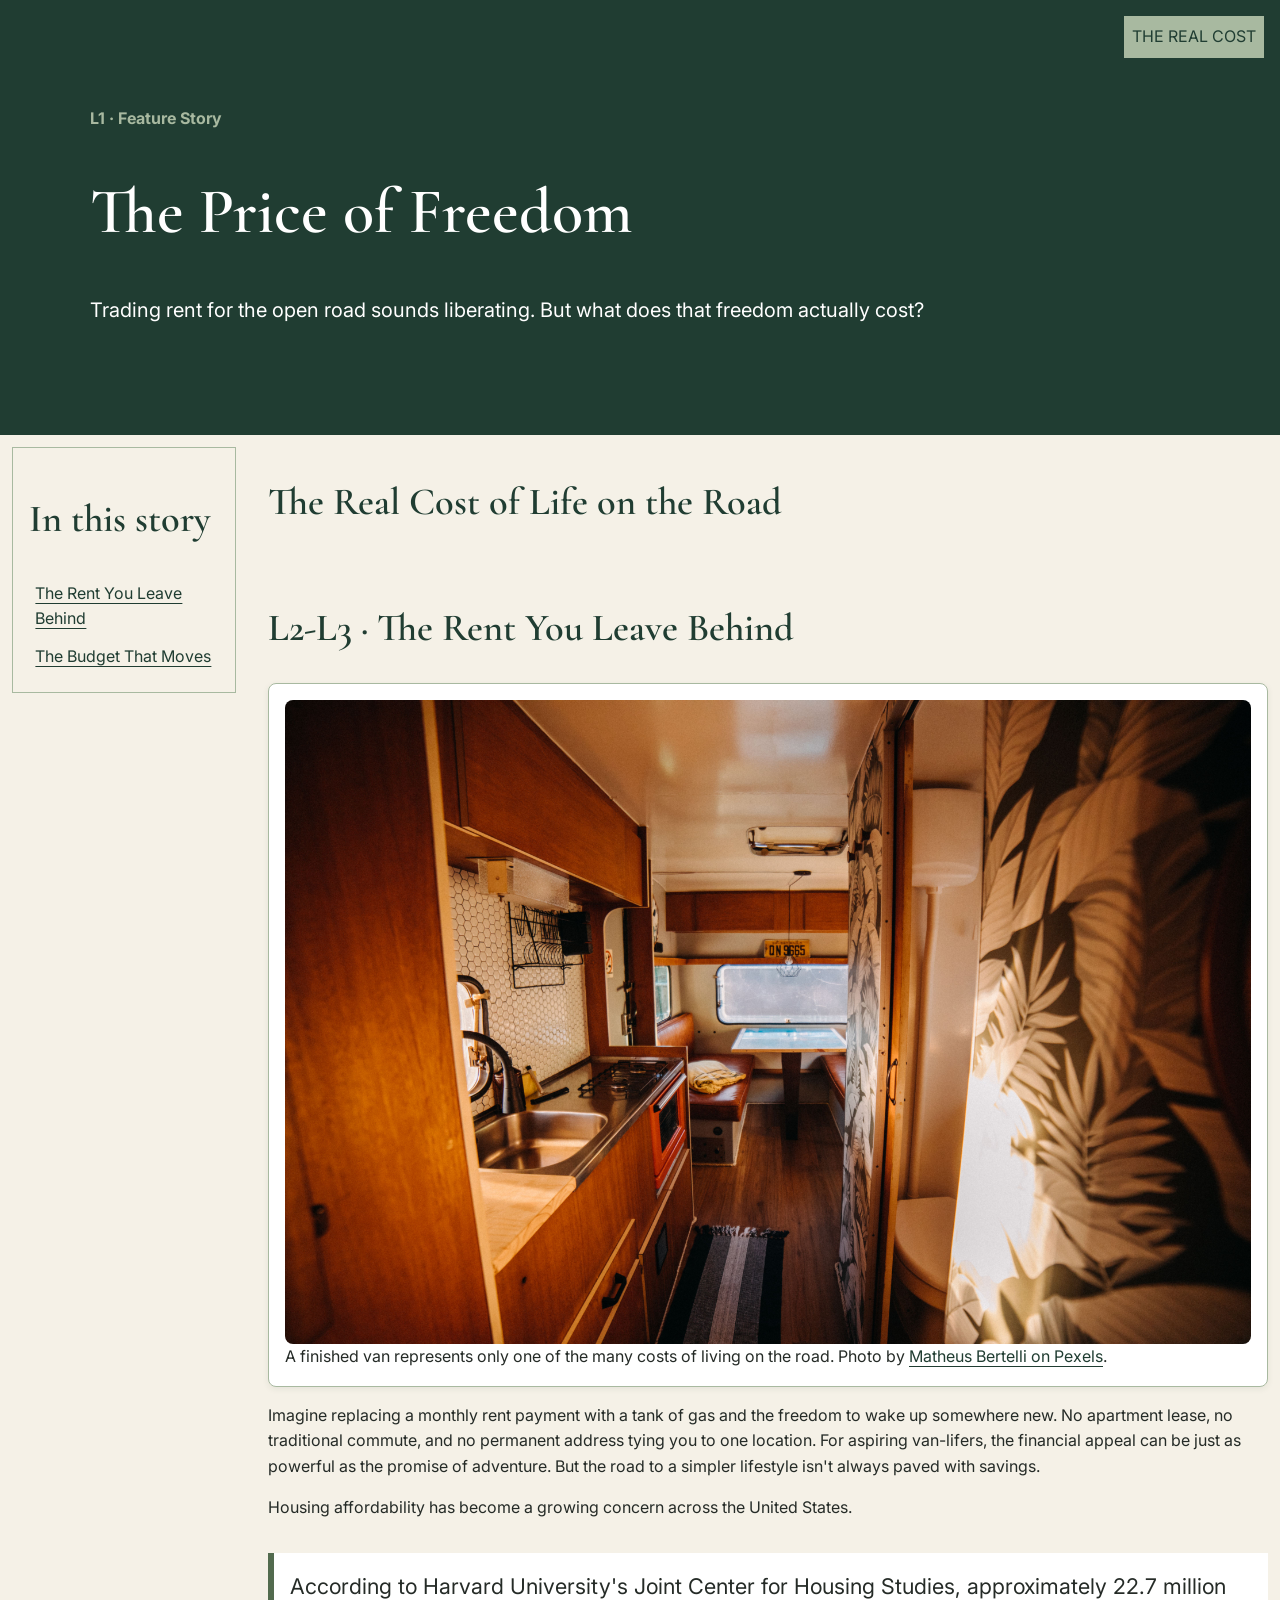
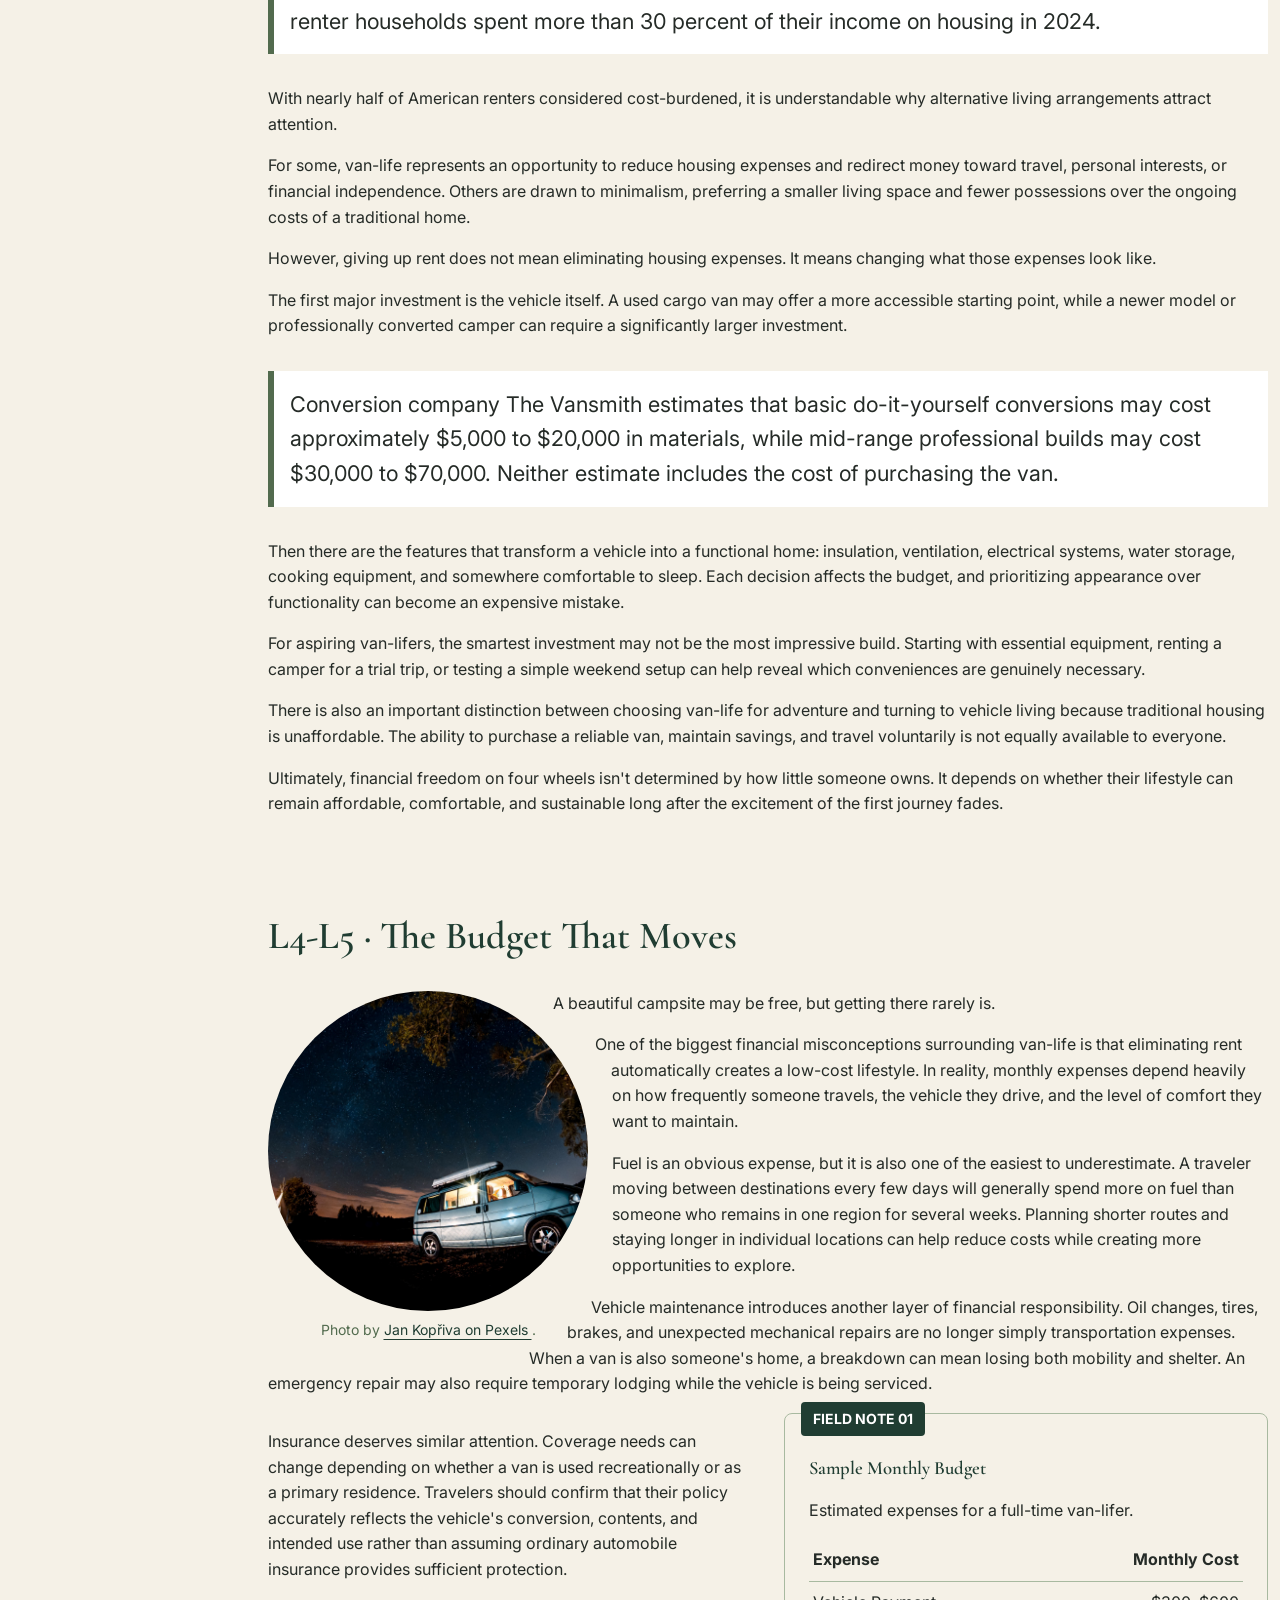
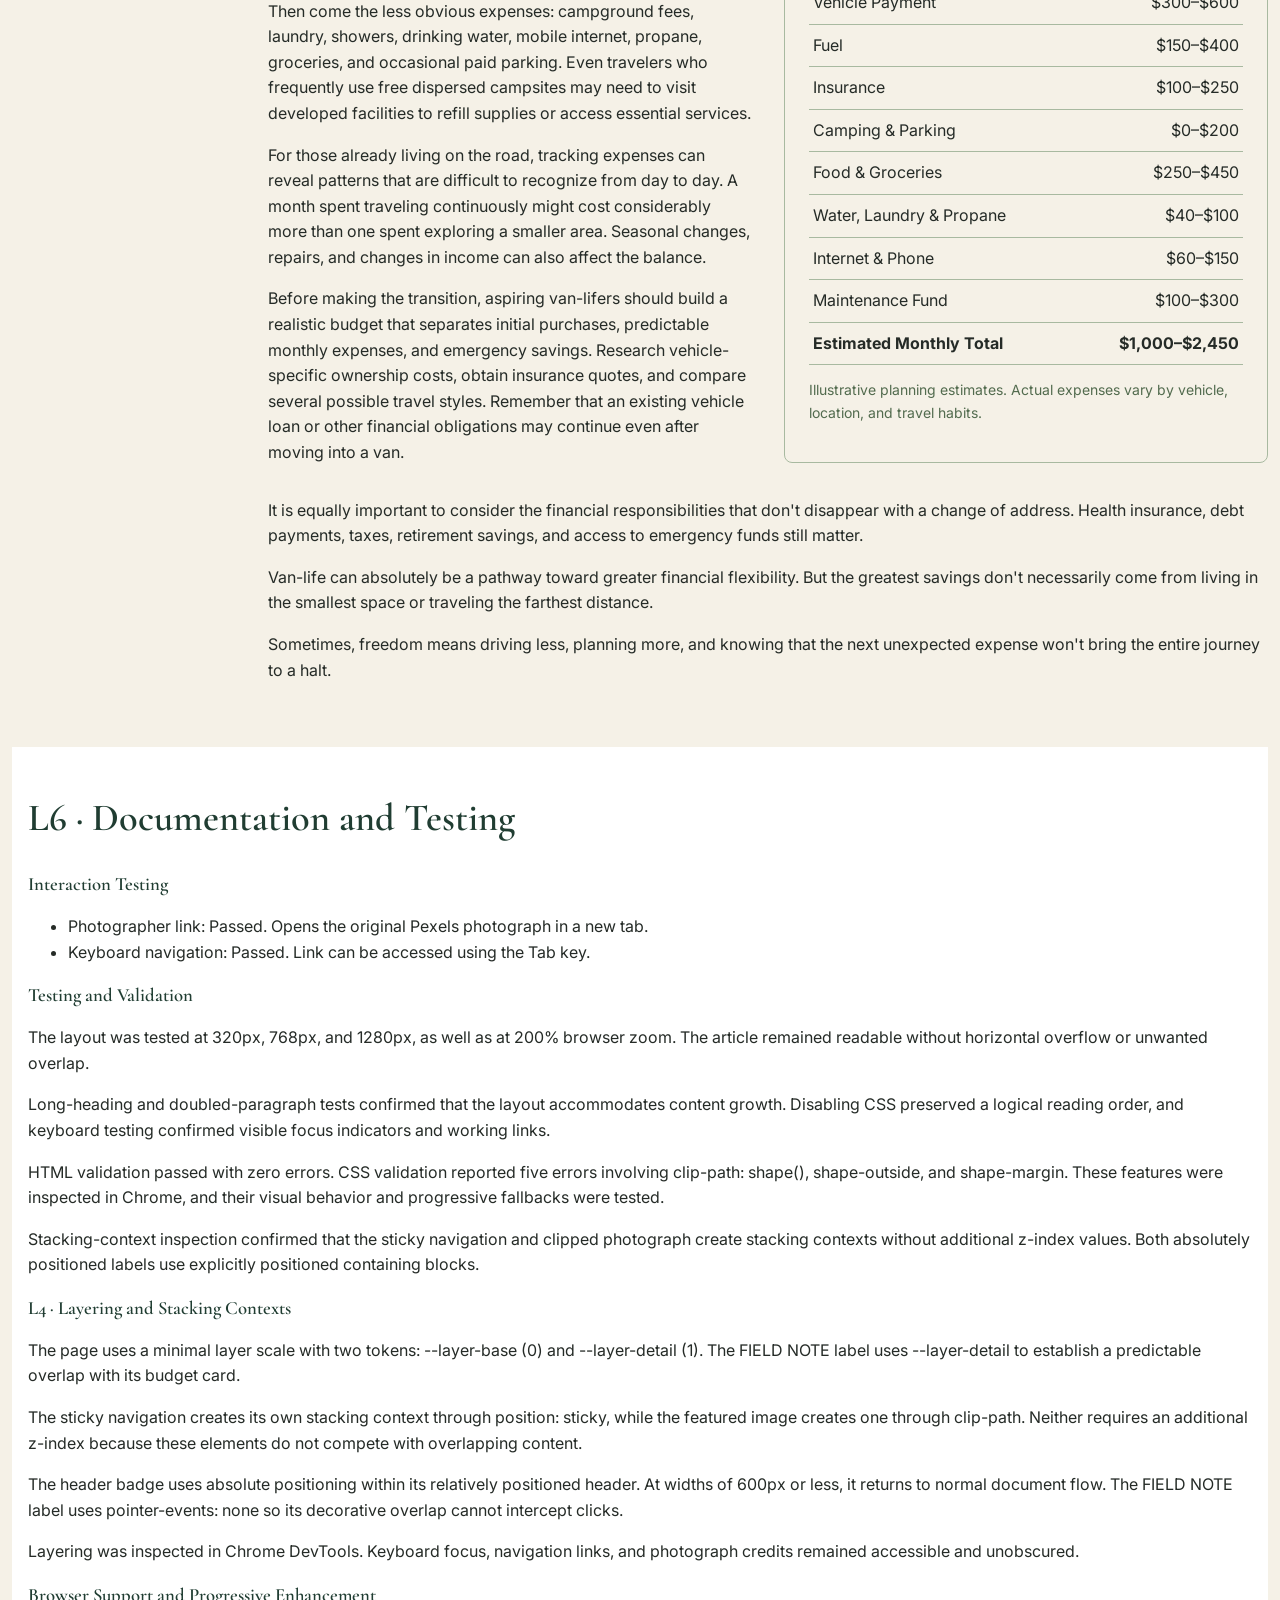
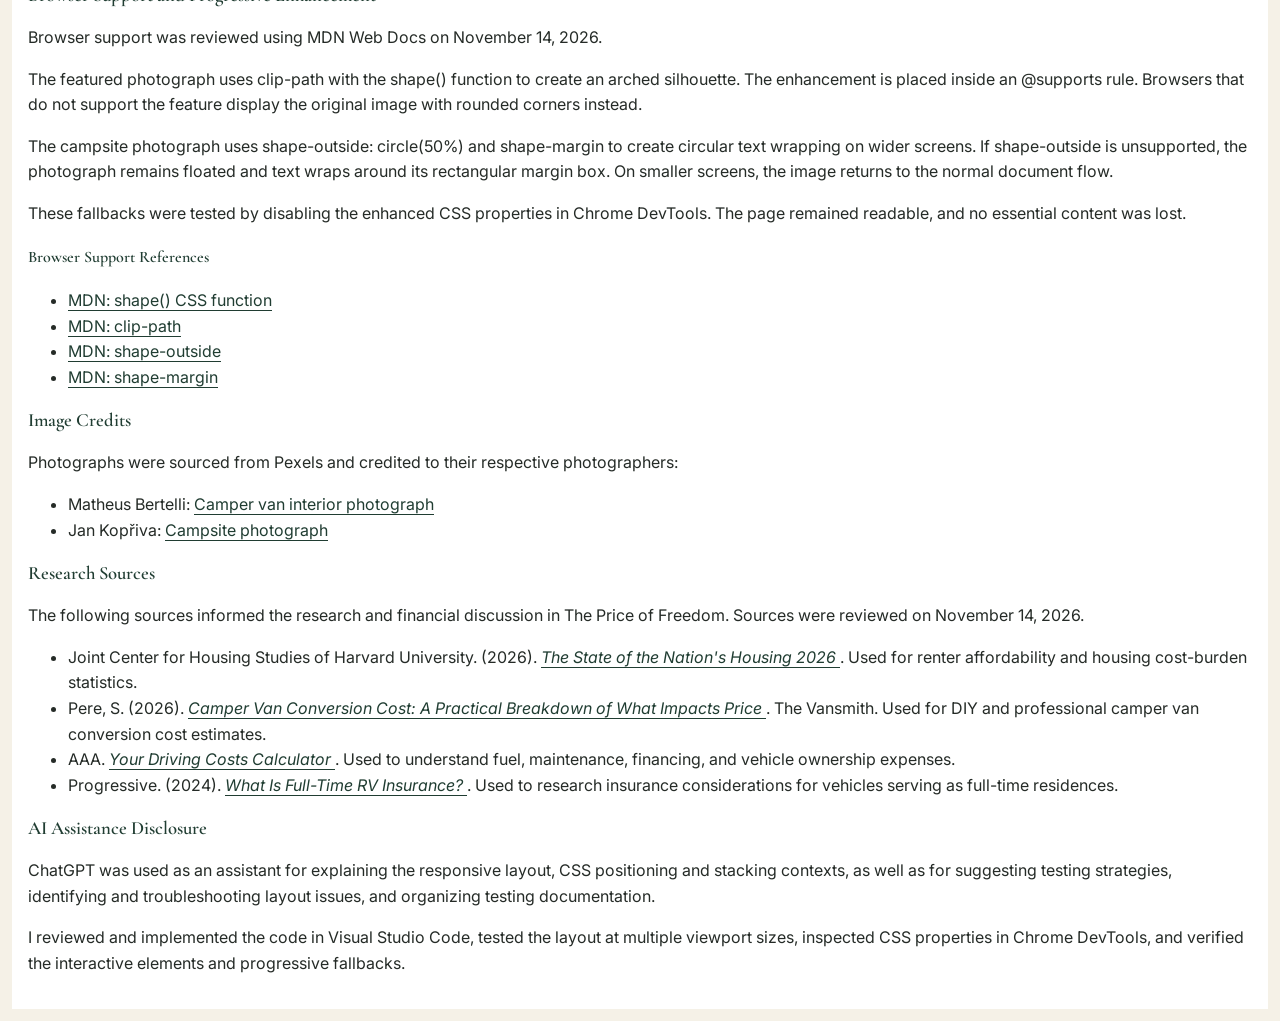
<file: index.html>
<!DOCTYPE html>
<html lang="en">

<head>
  <meta charset="utf-8">
  <meta name="viewport" content="width=device-width,initial-scale=1">
  <title>The Price of Freedom</title>

  <link rel="preconnect" href="https://fonts.googleapis.com">
  <link rel="preconnect" href="https://fonts.gstatic.com" crossorigin>
  <link
    href="https://fonts.googleapis.com/css2?family=Cormorant+Garamond:wght@400;600;700&family=Inter:wght@400;500;600;700&display=swap"
    rel="stylesheet">

  <link rel="stylesheet" href="styles.css">
</head>

<body>
  <header class="feature-header">
    <p class="eyebrow">L1 · Feature Story</p>
    <h1>The Price of Freedom</h1>
    <p class="lede">
      Trading rent for the open road sounds liberating. But what does that
      freedom actually cost?
    </p>
    <span class="issue-badge">THE REAL COST</span>
  </header>
  <main>
    <div class="story-layout">
      <aside class="story-guide">
        <h2>In this story</h2>
        <a href="#section-one">The Rent You Leave Behind</a>
        <a href="#section-two">The Budget That Moves</a>
      </aside>
      <article>
        <h2>The Real Cost of Life on the Road</h2>
        <section id="section-one">
          <h2>L2-L3 · The Rent You Leave Behind</h2>
          <figure class="feature-figure">
            <img src="images/van-interior.jpg" alt="The inside of a finished camper van" width="1000" height="700">
            <figcaption>
              A finished van represents only one of the many costs of living on
              the road. Photo by
              <a href="https://www.pexels.com/photo/furniture-in-rv-7163683/" target="_blank"
                rel="noopener noreferrer">Matheus Bertelli on Pexels</a>.
            </figcaption>
          </figure>
          <p>
            Imagine replacing a monthly rent payment with a tank of gas and the
            freedom to wake up somewhere new. No apartment lease, no traditional
            commute, and no permanent address tying you to one location. For
            aspiring van-lifers, the financial appeal can be just as powerful as
            the promise of adventure. But the road to a simpler lifestyle isn't
            always paved with savings.
          </p>
          <p>
            Housing affordability has become a growing concern across the United
            States.
          </p>
          <blockquote class="pull-quote">
            According to Harvard University's Joint Center for Housing Studies,
            approximately 22.7 million renter households spent more than 30
            percent of their income on housing in 2024.
          </blockquote>
          <p>
            With nearly half of American renters considered cost-burdened, it is
            understandable why alternative living arrangements attract
            attention.
          </p>
          <p>
            For some, van-life represents an opportunity to reduce housing
            expenses and redirect money toward travel, personal interests, or
            financial independence. Others are drawn to minimalism, preferring a
            smaller living space and fewer possessions over the ongoing costs of
            a traditional home.
          </p>
          <p>
            However, giving up rent does not mean eliminating housing expenses.
            It means changing what those expenses look like.
          </p>
          <p>
            The first major investment is the vehicle itself. A used cargo van
            may offer a more accessible starting point, while a newer model or
            professionally converted camper can require a significantly larger
            investment.
          </p>
          <blockquote class="pull-quote">
            Conversion company The Vansmith estimates that basic do-it-yourself
            conversions may cost approximately $5,000 to $20,000 in materials,
            while mid-range professional builds may cost $30,000 to $70,000.
            Neither estimate includes the cost of purchasing the van.
          </blockquote>
          <p>
            Then there are the features that transform a vehicle into a
            functional home: insulation, ventilation, electrical systems, water
            storage, cooking equipment, and somewhere comfortable to sleep. Each
            decision affects the budget, and prioritizing appearance over
            functionality can become an expensive mistake.
          </p>
          <p>
            For aspiring van-lifers, the smartest investment may not be the most
            impressive build. Starting with essential equipment, renting a
            camper for a trial trip, or testing a simple weekend setup can help
            reveal which conveniences are genuinely necessary.
          </p>
          <p>
            There is also an important distinction between choosing van-life for
            adventure and turning to vehicle living because traditional housing
            is unaffordable. The ability to purchase a reliable van, maintain
            savings, and travel voluntarily is not equally available to
            everyone.
          </p>
          <p>
            Ultimately, financial freedom on four wheels isn't determined by how
            little someone owns. It depends on whether their lifestyle can
            remain affordable, comfortable, and sustainable long after the
            excitement of the first journey fades.
          </p>
        </section>
        <section id="section-two">
          <h2>L4-L5 · The Budget That Moves</h2>
          <figure class="campsite-figure">
            <img class="shape-portrait" src="images/van-campsite.jpg" alt="A van parked at night beneath a starry sky"
              width="600" height="600">

            <figcaption>
              Photo by
              <a href="https://www.pexels.com/photo/a-van-parked-in-a-camp-site-at-night-5758519/" target="_blank"
                rel="noopener noreferrer">Jan Kopřiva on Pexels </a>.
            </figcaption>
          </figure>
          <p>A beautiful campsite may be free, but getting there rarely is.</p>
          <p>
            One of the biggest financial misconceptions surrounding van-life is
            that eliminating rent automatically creates a low-cost lifestyle. In
            reality, monthly expenses depend heavily on how frequently someone
            travels, the vehicle they drive, and the level of comfort they want
            to maintain.
          </p>
          <p>
            Fuel is an obvious expense, but it is also one of the easiest to
            underestimate. A traveler moving between destinations every few days
            will generally spend more on fuel than someone who remains in one
            region for several weeks. Planning shorter routes and staying longer
            in individual locations can help reduce costs while creating more
            opportunities to explore.
          </p>
          <p>
            Vehicle maintenance introduces another layer of financial
            responsibility. Oil changes, tires, brakes, and unexpected
            mechanical repairs are no longer simply transportation expenses.
            When a van is also someone's home, a breakdown can mean losing both
            mobility and shelter. An emergency repair may also require temporary
            lodging while the vehicle is being serviced.
          </p>
          <div class="budget-layout">
            <div class="budget-text">
              <p>
                Insurance deserves similar attention. Coverage needs can change
                depending on whether a van is used recreationally or as a
                primary residence. Travelers should confirm that their policy
                accurately reflects the vehicle's conversion, contents, and
                intended use rather than assuming ordinary automobile insurance
                provides sufficient protection.
              </p>
              <p>
                Then come the less obvious expenses: campground fees, laundry,
                showers, drinking water, mobile internet, propane, groceries,
                and occasional paid parking. Even travelers who frequently use
                free dispersed campsites may need to visit developed facilities
                to refill supplies or access essential services.
              </p>
              <p>
                For those already living on the road, tracking expenses can
                reveal patterns that are difficult to recognize from day to day.
                A month spent traveling continuously might cost considerably
                more than one spent exploring a smaller area. Seasonal changes,
                repairs, and changes in income can also affect the balance.
              </p>
              <p>
                Before making the transition, aspiring van-lifers should build a
                realistic budget that separates initial purchases, predictable
                monthly expenses, and emergency savings. Research
                vehicle-specific ownership costs, obtain insurance quotes, and
                compare several possible travel styles. Remember that an
                existing vehicle loan or other financial obligations may
                continue even after moving into a van.
              </p>
            </div>
            <aside class="budget-card">
              <span class="budget-label">FIELD NOTE 01</span>

              <h3>Sample Monthly Budget</h3>
              <p>Estimated expenses for a full-time van-lifer.</p>

              <table>
                <thead>
                  <tr>
                    <th scope="col">Expense</th>
                    <th scope="col">Monthly Cost</th>
                  </tr>
                </thead>
                <tbody>
                  <tr>
                    <td>Vehicle Payment</td>
                    <td>$300–$600</td>
                  </tr>
                  <tr>
                    <td>Fuel</td>
                    <td>$150–$400</td>
                  </tr>
                  <tr>
                    <td>Insurance</td>
                    <td>$100–$250</td>
                  </tr>
                  <tr>
                    <td>Camping & Parking</td>
                    <td>$0–$200</td>
                  </tr>
                  <tr>
                    <td>Food & Groceries</td>
                    <td>$250–$450</td>
                  </tr>
                  <tr>
                    <td>Water, Laundry & Propane</td>
                    <td>$40–$100</td>
                  </tr>
                  <tr>
                    <td>Internet & Phone</td>
                    <td>$60–$150</td>
                  </tr>
                  <tr>
                    <td>Maintenance Fund</td>
                    <td>$100–$300</td>
                  </tr>
                </tbody>
                <tfoot>
                  <tr>
                    <th scope="row">Estimated Monthly Total</th>
                    <td>$1,000–$2,450</td>
                  </tr>
                </tfoot>
              </table>
              <p class="budget-disclaimer">
                Illustrative planning estimates. Actual expenses vary by
                vehicle, location, and travel habits.
              </p>
            </aside>
          </div>

          <p>
            It is equally important to consider the financial responsibilities
            that don't disappear with a change of address. Health insurance,
            debt payments, taxes, retirement savings, and access to emergency
            funds still matter.
          </p>
          <p>
            Van-life can absolutely be a pathway toward greater financial
            flexibility. But the greatest savings don't necessarily come from
            living in the smallest space or traveling the farthest distance.
          </p>
          <p>
            Sometimes, freedom means driving less, planning more, and knowing
            that the next unexpected expense won't bring the entire journey to a
            halt.
          </p>
        </section>
      </article>
    </div>
    <section class="documentation">
      <h2>L6 · Documentation and Testing</h2>
      <h3>Interaction Testing</h3>
      <ul>
        <li>
          Photographer link: Passed. Opens the original Pexels photograph in a
          new tab.
        </li>
        <li>
          Keyboard navigation: Passed. Link can be accessed using the Tab key.
        </li>
      </ul>
      <h3>Testing and Validation</h3>

      <p>
        The layout was tested at 320px, 768px, and 1280px, as well as at 200%
        browser zoom. The article remained readable without horizontal
        overflow or unwanted overlap.
      </p>

      <p>
        Long-heading and doubled-paragraph tests confirmed that the layout
        accommodates content growth. Disabling CSS preserved a logical reading
        order, and keyboard testing confirmed visible focus indicators and
        working links.
      </p>

      <p>
        HTML validation passed with zero errors. CSS validation reported five
        errors involving clip-path: shape(), shape-outside, and shape-margin.
        These features were inspected in Chrome, and their visual behavior and
        progressive fallbacks were tested.
      </p>

      <p>
        Stacking-context inspection confirmed that the sticky navigation and
        clipped photograph create stacking contexts without additional z-index
        values. Both absolutely positioned labels use explicitly positioned
        containing blocks.
      </p>

      <h3>L4 · Layering and Stacking Contexts</h3>

      <p>
        The page uses a minimal layer scale with two tokens:
        --layer-base (0) and --layer-detail (1).
        The FIELD NOTE label uses --layer-detail to establish
        a predictable overlap with its budget card.
      </p>

      <p>
        The sticky navigation creates its own stacking context
        through position: sticky, while the featured image
        creates one through clip-path. Neither requires an
        additional z-index because these elements do not
        compete with overlapping content.
      </p>

      <p>
        The header badge uses absolute positioning within
        its relatively positioned header. At widths of
        600px or less, it returns to normal document flow.
        The FIELD NOTE label uses pointer-events: none
        so its decorative overlap cannot intercept clicks.
      </p>

      <p>
        Layering was inspected in Chrome DevTools.
        Keyboard focus, navigation links, and photograph
        credits remained accessible and unobscured.
      </p>

      <h3>Browser Support and Progressive Enhancement</h3>

      <p>
        Browser support was reviewed using MDN Web Docs on
        November 14, 2026.
      </p>

      <p>
        The featured photograph uses clip-path with the shape()
        function to create an arched silhouette. The enhancement
        is placed inside an @supports rule. Browsers that do not
        support the feature display the original image with
        rounded corners instead.
      </p>

      <p>
        The campsite photograph uses shape-outside: circle(50%)
        and shape-margin to create circular text wrapping on
        wider screens. If shape-outside is unsupported, the
        photograph remains floated and text wraps around its
        rectangular margin box. On smaller screens, the image
        returns to the normal document flow.
      </p>

      <p>
        These fallbacks were tested by disabling the enhanced
        CSS properties in Chrome DevTools. The page remained
        readable, and no essential content was lost.
      </p>

      <h4>Browser Support References</h4>
      <ul>
        <li>
          <a href="https://developer.mozilla.org/en-US/docs/Web/CSS/Reference/Values/basic-shape/shape" target="_blank"
            rel="noopener noreferrer">
            MDN: shape() CSS function
          </a>
        </li>
        <li>
          <a href="https://developer.mozilla.org/en-US/docs/Web/CSS/Reference/Properties/clip-path" target="_blank"
            rel="noopener noreferrer">
            MDN: clip-path
          </a>
        </li>
        <li>
          <a href="https://developer.mozilla.org/en-US/docs/Web/CSS/Reference/Properties/shape-outside" target="_blank"
            rel="noopener noreferrer">
            MDN: shape-outside
          </a>
        </li>
        <li>
          <a href="https://developer.mozilla.org/en-US/docs/Web/CSS/Reference/Properties/shape-margin" target="_blank"
            rel="noopener noreferrer">
            MDN: shape-margin
          </a>
        </li>
      </ul>

      <h3>Image Credits</h3>
      <p>
        Photographs were sourced from Pexels and credited
        to their respective photographers:
      </p>
      <ul>
        <li>
          Matheus Bertelli:
          <a href="https://www.pexels.com/photo/furniture-in-rv-7163683/" target="_blank" rel="noopener noreferrer">
            Camper van interior photograph
          </a>
        </li>
        <li>
          Jan Kopřiva:
          <a href="https://www.pexels.com/photo/a-van-parked-in-a-camp-site-at-night-5758519/" target="_blank"
            rel="noopener noreferrer">
            Campsite photograph
          </a>
        </li>
      </ul>

      <h3>Research Sources</h3>

      <p>
        The following sources informed the research and
        financial discussion in The Price of Freedom.
        Sources were reviewed on November 14, 2026.
      </p>

      <ul>
        <li>
          Joint Center for Housing Studies of Harvard University.
          (2026).
          <a href="https://www.jchs.harvard.edu/sites/default/files/reports/files/Harvard_JCHS_The_State_of_the_Nations_Housing_2026_0.pdf"
            target="_blank" rel="noopener noreferrer">
            <em>The State of the Nation's Housing 2026</em>
          </a>.
          Used for renter affordability and housing
          cost-burden statistics.
        </li>

        <li>
          Pere, S. (2026).
          <a href="https://thevansmith.com/blogs/conversion-van/van-conversion-cost-pricing-drivers" target="_blank"
            rel="noopener noreferrer">
            <em>Camper Van Conversion Cost: A Practical
              Breakdown of What Impacts Price</em>
          </a>.
          The Vansmith. Used for DIY and professional
          camper van conversion cost estimates.
        </li>

        <li>
          AAA.
          <a href="https://www.aaa.com/autorepair/drivingcosts" target="_blank" rel="noopener noreferrer">
            <em>Your Driving Costs Calculator</em>
          </a>.
          Used to understand fuel, maintenance,
          financing, and vehicle ownership expenses.
        </li>

        <li>
          Progressive. (2024).
          <a href="https://www.progressive.com/answers/full-time-rv-insurance/" target="_blank"
            rel="noopener noreferrer">
            <em>What Is Full-Time RV Insurance?</em>
          </a>.
          Used to research insurance considerations
          for vehicles serving as full-time residences.
        </li>
      </ul>

      <h3>AI Assistance Disclosure</h3>
      <p>
        ChatGPT was used as an assistant for explaining
        the responsive layout, CSS positioning and
        stacking contexts, as well as for suggesting testing strategies, identifying and troubleshooting layout issues,
        and organizing testing
        documentation.
      </p>
      <p>
        I reviewed and implemented the code in Visual Studio Code,
        tested the layout at multiple viewport sizes, inspected
        CSS properties in Chrome DevTools, and verified the
        interactive elements and progressive fallbacks.
      </p>
    </section>
  </main>
</body>

</html>
</file>
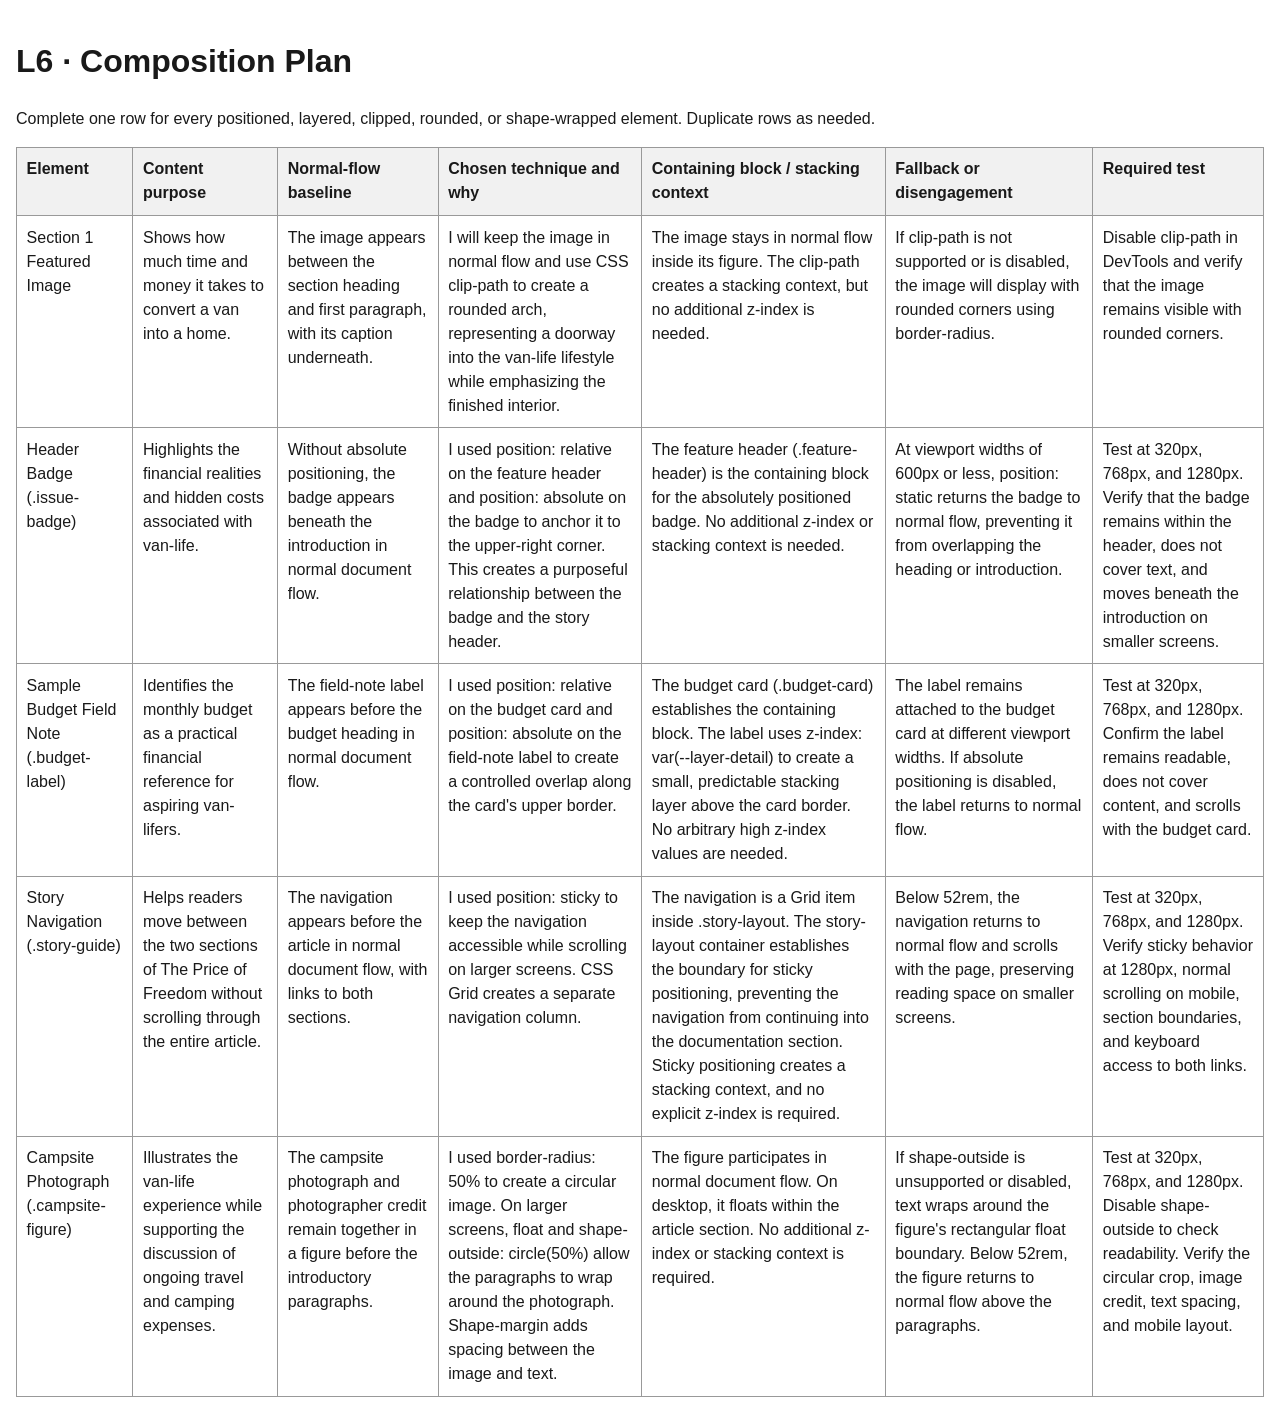
<file: composition-plan.html>
<!doctype html>
<html lang="en">
  <head>
    <meta charset="utf-8" />
    <meta name="viewport" content="width=device-width,initial-scale=1" />
    <title>Composition Plan</title>
    <style>
      body {
        font-family: Arial, sans-serif;
        line-height: 1.5;
        max-width: 90rem;
        margin: auto;
        padding: 1rem;
        color: #191919;
      }
      table {
        width: 100%;
        border-collapse: collapse;
      }
      th,
      td {
        padding: 0.6rem;
        border: 1px solid #999;
        text-align: left;
        vertical-align: top;
      }
      th {
        background: #f1f1f1;
      }
    </style>
  </head>
  <body>
    <h1>L6 · Composition Plan</h1>
    <p>
      Complete one row for every positioned, layered, clipped, rounded, or
      shape-wrapped element. Duplicate rows as needed.
    </p>
    <table>
      <thead>
        <tr>
          <th>Element</th>
          <th>Content purpose</th>
          <th>Normal-flow baseline</th>
          <th>Chosen technique and why</th>
          <th>Containing block / stacking context</th>
          <th>Fallback or disengagement</th>
          <th>Required test</th>
        </tr>
      </thead>
      <tbody>
        <tr>
          <td>Section 1 Featured Image</td>
          <td>
            Shows how much time and money it takes to convert a van into a home.
          </td>
          <td>
            The image appears between the section heading and first paragraph,
            with its caption underneath.
          </td>
          <td>
            I will keep the image in normal flow and use CSS clip-path to create
            a rounded arch, representing a doorway into the van-life lifestyle
            while emphasizing the finished interior.
          </td>
          <td>
            The image stays in normal flow inside its figure. The clip-path
            creates a stacking context, but no additional z-index is needed.
          </td>
          <td>
            If clip-path is not supported or is disabled, the image will display
            with rounded corners using border-radius.
          </td>
          <td>
            Disable clip-path in DevTools and verify that the image remains
            visible with rounded corners.
          </td>
        </tr>
        <tr>
          <td>Header Badge (.issue-badge)</td>
          <td>
            Highlights the financial realities and hidden costs associated with
            van-life.
          </td>
          <td>
            Without absolute positioning, the badge appears beneath the
            introduction in normal document flow.
          </td>
          <td>
            I used position: relative on the feature header and position:
            absolute on the badge to anchor it to the upper-right corner. This
            creates a purposeful relationship between the badge and the story
            header.
          </td>
          <td>
            The feature header (.feature-header) is the containing block for the
            absolutely positioned badge. No additional z-index or stacking
            context is needed.
          </td>
          <td>
            At viewport widths of 600px or less, position: static returns the
            badge to normal flow, preventing it from overlapping the heading or
            introduction.
          </td>
          <td>
            Test at 320px, 768px, and 1280px. Verify that the badge remains
            within the header, does not cover text, and moves beneath the
            introduction on smaller screens.
          </td>
        </tr>
        <tr>
          <td>Sample Budget Field Note (.budget-label)</td>
          <td>
            Identifies the monthly budget as a practical financial reference for
            aspiring van-lifers.
          </td>
          <td>
            The field-note label appears before the budget heading in normal
            document flow.
          </td>
          <td>
            I used position: relative on the budget card and position: absolute
            on the field-note label to create a controlled overlap along the
            card's upper border.
          </td>

          <td>
            The budget card (.budget-card) establishes the containing block. The
            label uses z-index: var(--layer-detail) to create a small,
            predictable stacking layer above the card border. No arbitrary high
            z-index values are needed.
          </td>

          <td>
            The label remains attached to the budget card at different viewport
            widths. If absolute positioning is disabled, the label returns to
            normal flow.
          </td>
          <td>
            Test at 320px, 768px, and 1280px. Confirm the label remains
            readable, does not cover content, and scrolls with the budget card.
          </td>
        </tr>

        <tr>
          <td>Story Navigation (.story-guide)</td>

          <td>
            Helps readers move between the two sections of The Price of Freedom
            without scrolling through the entire article.
          </td>

          <td>
            The navigation appears before the article in normal document flow,
            with links to both sections.
          </td>

          <td>
            I used position: sticky to keep the navigation accessible while
            scrolling on larger screens. CSS Grid creates a separate navigation
            column.
          </td>

          <td>
            The navigation is a Grid item inside .story-layout. The story-layout
            container establishes the boundary for sticky positioning,
            preventing the navigation from continuing into the documentation
            section. Sticky positioning creates a stacking context, and no
            explicit z-index is required.
          </td>

          <td>
            Below 52rem, the navigation returns to normal flow and scrolls with
            the page, preserving reading space on smaller screens.
          </td>

          <td>
            Test at 320px, 768px, and 1280px. Verify sticky behavior at 1280px,
            normal scrolling on mobile, section boundaries, and keyboard access
            to both links.
          </td>
        </tr>

        <tr>
          <td>Campsite Photograph (.campsite-figure)</td>

          <td>
            Illustrates the van-life experience while supporting the discussion
            of ongoing travel and camping expenses.
          </td>

          <td>
            The campsite photograph and photographer credit remain together in a
            figure before the introductory paragraphs.
          </td>

          <td>
            I used border-radius: 50% to create a circular image. On larger
            screens, float and shape-outside: circle(50%) allow the paragraphs
            to wrap around the photograph. Shape-margin adds spacing between the
            image and text.
          </td>

          <td>
            The figure participates in normal document flow. On desktop, it
            floats within the article section. No additional z-index or stacking
            context is required.
          </td>

          <td>
            If shape-outside is unsupported or disabled, text wraps around the
            figure's rectangular float boundary. Below 52rem, the figure returns
            to normal flow above the paragraphs.
          </td>

          <td>
            Test at 320px, 768px, and 1280px. Disable shape-outside to check
            readability. Verify the circular crop, image credit, text spacing,
            and mobile layout.
          </td>
        </tr>
      </tbody>
    </table>
  </body>
</html>
</file>
<file: styles.css>
:root {
    /* Module 1: Brand Colors */
    --color-forest: #203d32;
    --color-moss: #526b4e;
    --color-sage: #a8b9a0;
    --color-cream: #f5f1e7;
    --color-earth: #80674f;

    /* Module 1: Semantic Colors */
    --color-background: var(--color-cream);
    --color-surface: #ffffff;
    --color-text: #252b27;
    --color-heading: var(--color-forest);
    --color-action: var(--color-forest);
    --color-accent: var(--color-sage);
    --color-border: var(--color-sage);
    --color-muted: var(--color-moss);
    --color-focus: var(--color-moss);

    /* Module 1: Spacing */
    --space-1: 0.25rem;
    --space-2: 0.5rem;
    --space-3: 0.75rem;
    --space-4: 1rem;
    --space-6: 1.5rem;
    --space-8: 2rem;
    --space-12: 3rem;

    /* Module 1: Typography */
    --font-display: "Cormorant Garamond", Georgia, serif;
    --font-body: "Inter", Arial, sans-serif;
    --text-sm: 0.875rem;
    --text-lg: 1.25rem;
    --text-display: clamp(2.5rem, 5vw, 4rem);
    --text-heading: clamp(1.75rem, 3vw, 2.5rem);

    /* Module 1: Shapes and Surfaces */
    --radius: 0.5rem;
    --shadow-sm: 0 2px 6px rgba(32, 61, 50, 0.08);

    /* Article Layout */
    --measure: 68ch;

    /* L4: Minimal layer scale */
    --layer-base: 0;
    --layer-detail: 1;
}

/* Global foundation */

*,
*::before,
*::after {
    box-sizing: border-box;
}

html {
    scroll-behavior: smooth;
}

body {
    margin: 0;
    color: var(--color-text);
    background: var(--color-background);
    font-family: var(--font-body);
    line-height: 1.6;
}

h1,
h2,
h3,
h4,
h5,
h6 {
    font-family: var(--font-display);
    line-height: 1.2;
    font-weight: 600;
    color: var(--color-heading);
}

h1 {
    font-size: var(--text-display);
}

h2 {
    font-size: var(--text-heading);
}

.feature-header h1 {
    color: var(--color-surface);
}

img {
    display: block;
    max-width: 100%;
    height: auto;
}

/* L1: Feature header */

.feature-header {
    position: relative;
    padding: clamp(2rem, 7vw, 6rem);
    background: var(--color-action);
    color: #ffffff;
}

.eyebrow {
    color: var(--color-sage);
    font-weight: 700;
}

.lede {
    max-width: var(--measure);
    font-size: 1.25rem;
}

/* L3: Anchored header badge */

.issue-badge {
    position: absolute;
    inset-block-start: 1rem;
    inset-inline-end: 1rem;
    padding: 0.5rem;
    background: var(--color-accent);
    color: var(--color-forest);
}

/* L2: Main editorial layout */

main {
    max-width: 90rem;
    margin: auto;
    padding: var(--space-3);
}

.story-layout {
    display: grid;
    grid-template-columns: minmax(0, 1fr);
    gap: 2rem;
    align-items: start;
}

article {
    min-width: 0;
}

article section {
    display: flow-root;
    margin-block: 3rem;
    scroll-margin-block-start: 6rem;
}


/* L3: Story navigation */

.story-guide {
    align-self: start;
    padding: 1rem;
    border: 1px solid var(--color-border);
}

.story-guide a {
    display: block;
    padding: 0.4rem;
}

/* Module 1: Link states */

a {
    color: var(--color-action);
    text-decoration: underline;
    text-underline-offset: var(--space-1);
}

a:hover {
    color: var(--color-moss);
}

a:active {
    color: var(--color-earth);
}

/* L5: Section 1 feature image */

.feature-figure {
    position: relative;
    margin: 0;
    padding: 1rem;
    border: 1px solid var(--color-border);
    border-radius: var(--radius);
    background: var(--color-surface);
    box-shadow: var(--shadow-sm);
}

.feature-figure img {
    border-radius: var(--radius);
}

/* Arched image enhancement */

@supports (clip-path: shape(from 0% 0%, line to 100% 0%, close)) {
    .feature-figure img {
        clip-path: shape(from 0% 100%,
                line to 0% 45%,
                curve to 100% 45% with 0% -15% / 100% -15%,
                line to 100% 100%,
                close);
    }
}

/* Editorial pull quotes */

.pull-quote {
    margin: 2rem 0;
    padding: 1rem;
    border-inline-start: 0.4rem solid var(--color-moss);
    font-size: 1.35rem;
    background: var(--color-surface);
}

/* L5: Section 2 circular campsite photograph */

.campsite-figure {
    width: min(75%, 20rem);
    margin: 0 auto 1.5rem;
}

.shape-portrait,
.campsite-figure img {
    display: block;
    width: 100%;
    aspect-ratio: 1 / 1;
    height: auto;
    object-fit: cover;
    border-radius: 50%;
}

.campsite-figure figcaption {
    margin-top: 0.5rem;
    font-size: 0.875rem;
    text-align: center;
    color: var(--color-muted);
}

.campsite-figure figcaption a {
    overflow-wrap: anywhere;
}

/* L2: Monthly expense and budget layout */

.budget-layout {
    clear: both;
    display: grid;
    grid-template-columns: minmax(0, 1fr);
    gap: 2rem;
}

.budget-text,
.budget-card {
    min-width: 0;
}

/* L3: Budget card and controlled overlap */

.budget-card {
    position: relative;
    background: var(--color-cream);
    border: 1px solid var(--color-border);
    border-radius: var(--radius);
    padding: 1.5rem;
}

.budget-label {
    position: absolute;
    z-index: var(--layer-detail);
    inset-block-start: -0.75rem;
    inset-inline-start: 1rem;
    padding: 0.35rem 0.75rem;
    background: var(--color-forest);
    color: #fff;
    font-weight: bold;
    font-size: 0.875rem;
    border-radius: 0.25rem;

    /* Decorative label cannot intercept clicks */
    pointer-events: none;
}

/* Budget table */

.budget-card table {
    width: 100%;
    border-collapse: collapse;
}

.budget-card th,
.budget-card td {
    padding: 0.5rem 0.25rem;
    text-align: left;
    vertical-align: top;
    border-bottom: 1px solid var(--color-border);
}

.budget-card th:last-child,
.budget-card td:last-child {
    text-align: right;
    white-space: nowrap;
}

.budget-card tfoot {
    font-weight: bold;
}

.budget-disclaimer {
    font-size: 0.875rem;
    color: var(--color-muted);
}

/* L6: Documentation */

.documentation {
    grid-column: 1 / -1;
    padding: 1rem;
    background: var(--color-surface);
}

/* Keyboard accessibility */

:focus-visible {
    outline: 3px solid var(--color-focus);
    outline-offset: var(--space-1);
}

/* Mobile: Header badge returns to normal flow */

@media (max-width: 600px) {
    .issue-badge {
        position: static;
        display: inline-block;
        margin-top: 1rem;
    }
}

/* Tablet and desktop enhancements */

@media (min-width: 52rem) {
    .story-layout {
        grid-template-columns: 14rem minmax(0, 1fr);
    }

    /* L3: Bounded sticky navigation */

    .story-guide {
        position: sticky;
        inset-block-start: 1rem;
    }

    /* L5: Float the complete campsite figure */

    .campsite-figure {
        float: inline-start;
        width: min(45%, 20rem);
        margin: 0 1.5rem 1rem 0;
    }

    /* Progressive enhancement for curved text wrap */

    @supports (shape-outside: circle(50%)) {
        .campsite-figure {
            shape-outside: circle(50%);
            shape-margin: 1rem;
        }
    }
}

/* Wider screens: Two-column budget */

@media (min-width: 64rem) {
    .budget-layout {
        grid-template-columns: minmax(0, 1fr) minmax(0, 1fr);
        align-items: start;
    }
}
</file>
